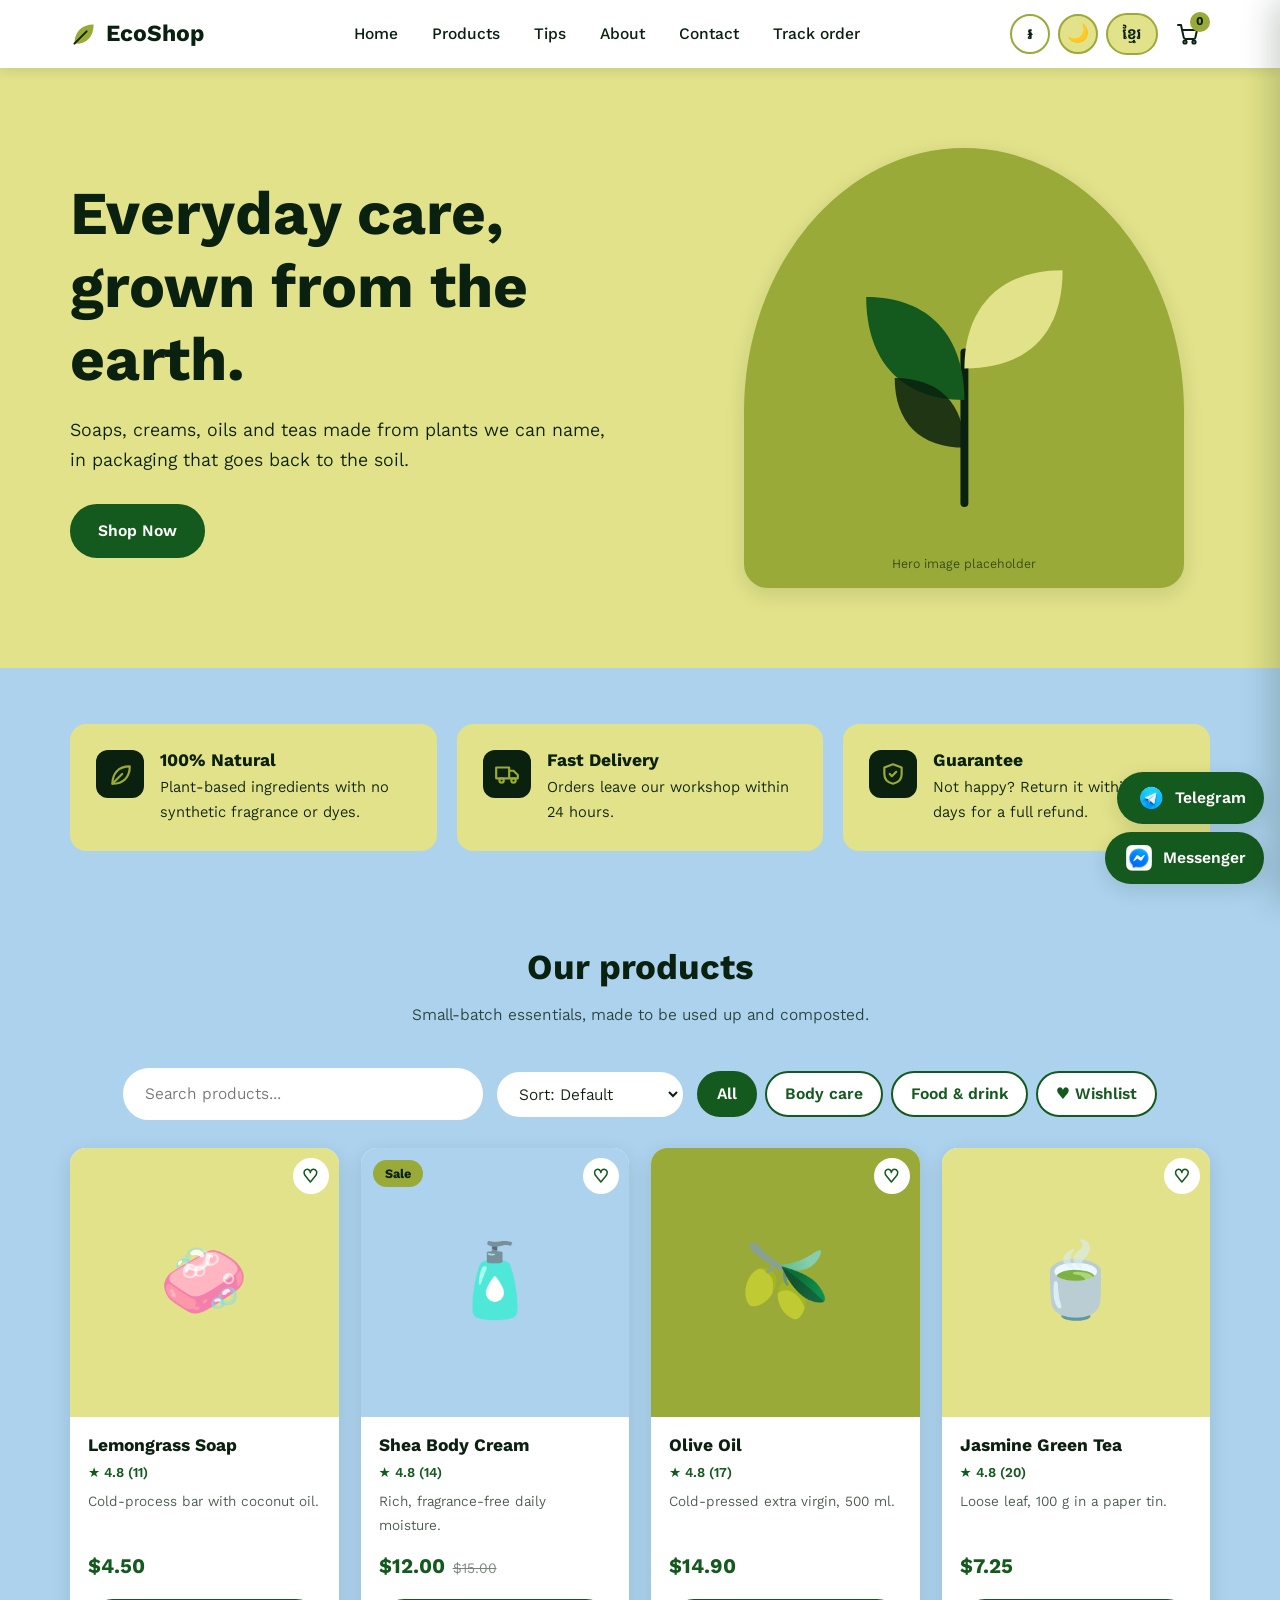
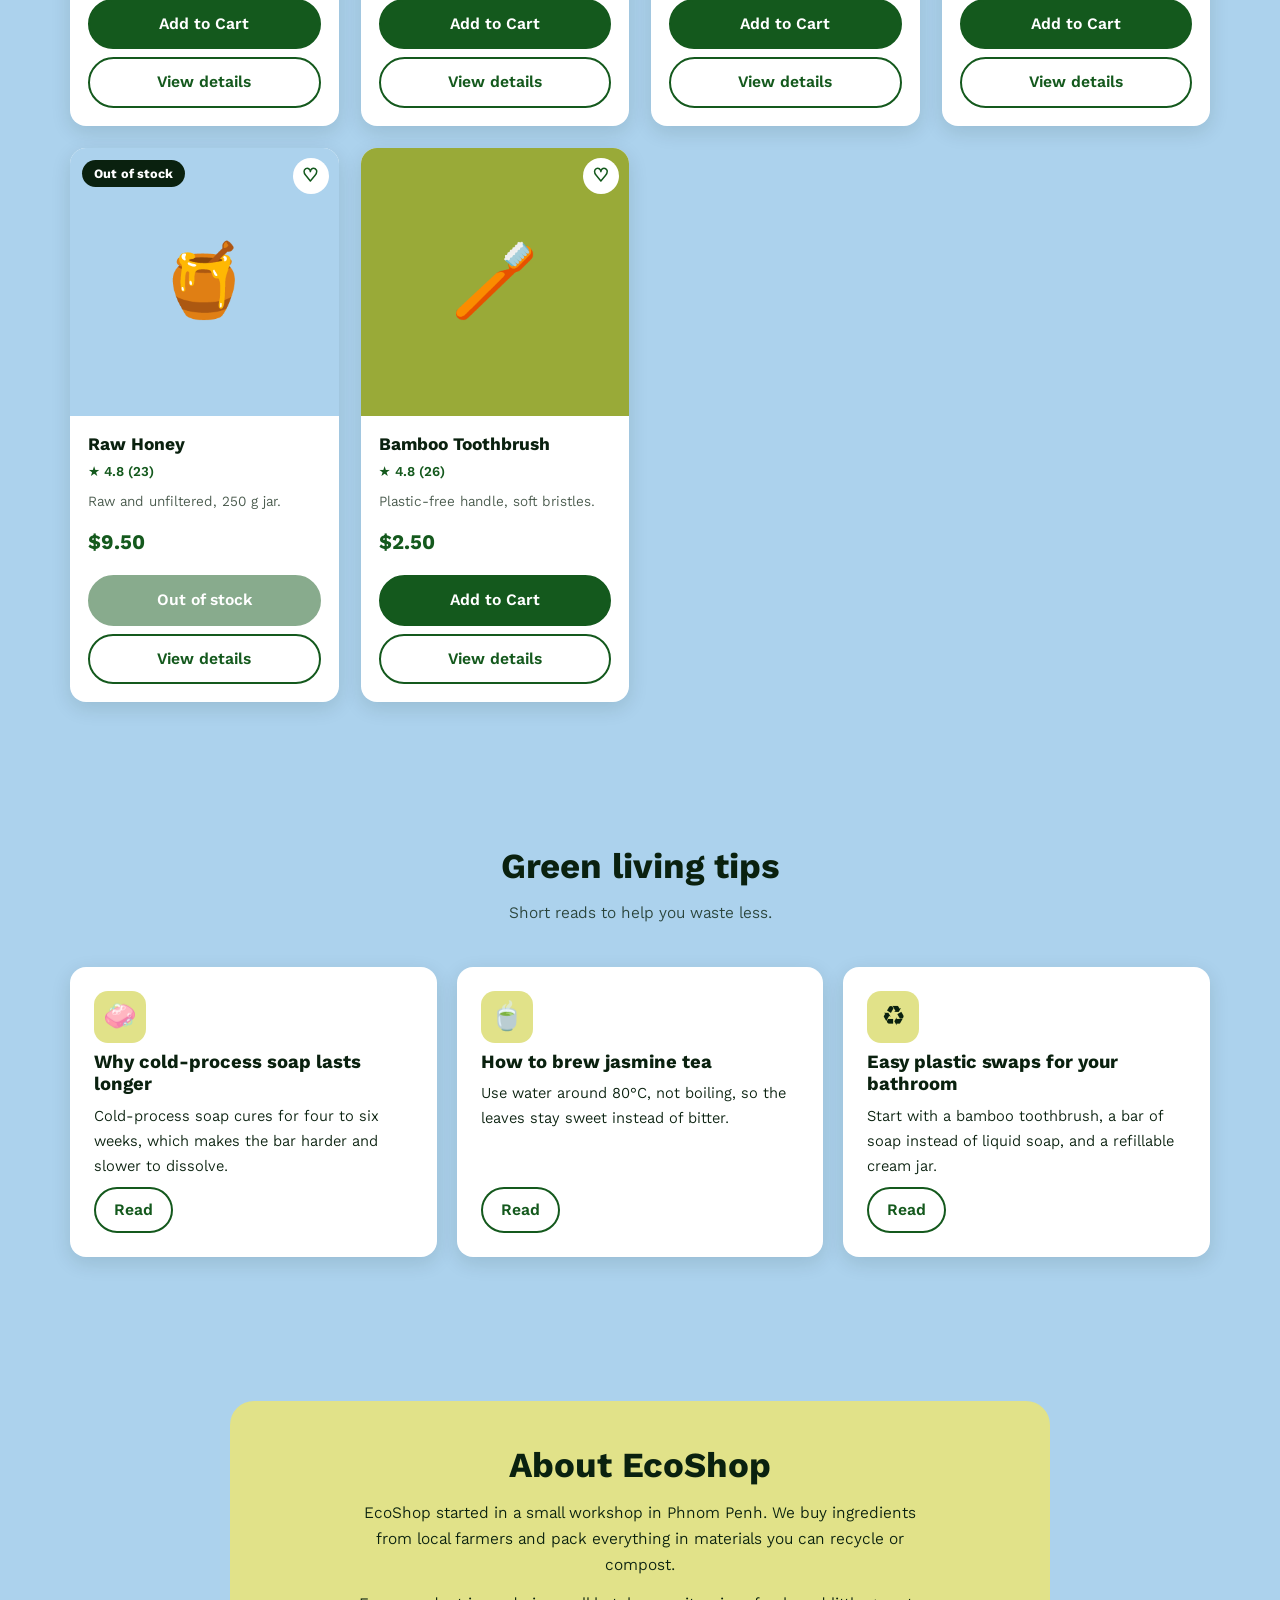
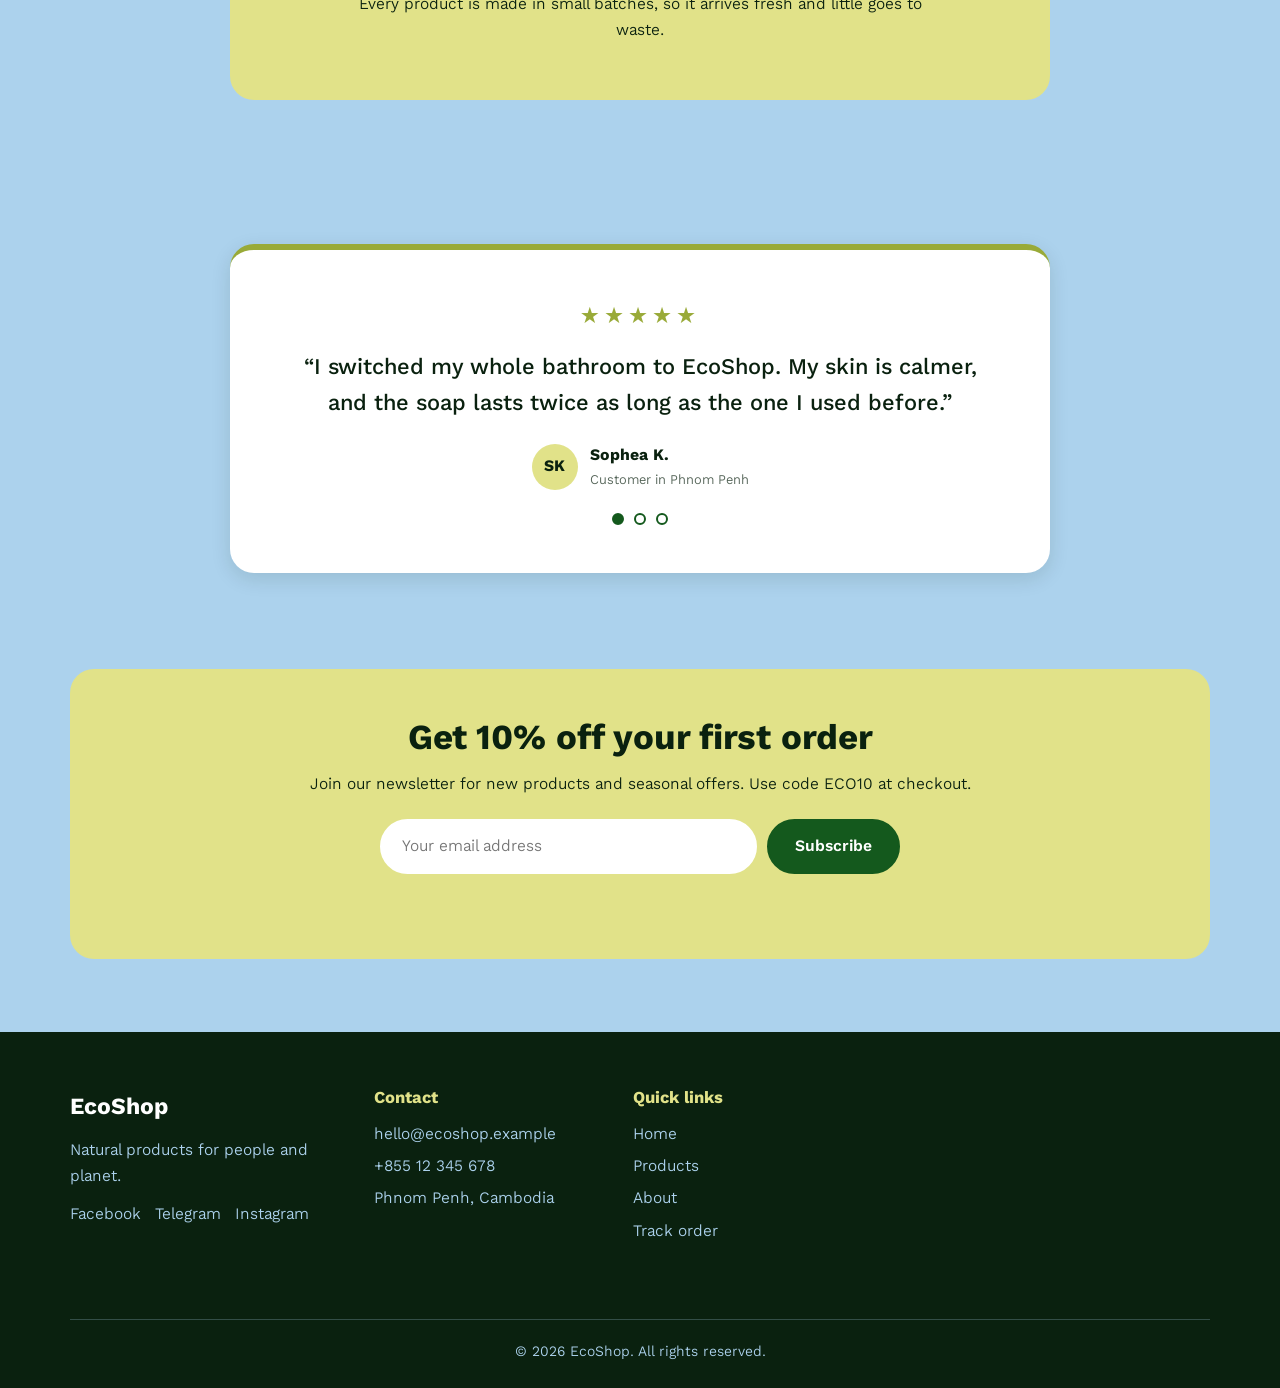
<file: index.html>
<!DOCTYPE html>
<html lang="en">

<head>
  <meta charset="UTF-8">
  <meta name="viewport" content="width=device-width, initial-scale=1">
  <title>EcoShop – Natural &amp; Eco-friendly Products</title>
  <meta name="description"
    content="EcoShop sells natural, plastic-free soaps, creams, olive oil, honey and tea made in small batches in Phnom Penh.">
  <meta name="theme-color" content="#14591D">
  <link rel="manifest" href="manifest.webmanifest">
  <link rel="apple-touch-icon" href="icon-192.png">
  <meta property="og:title" content="EcoShop – Natural & Eco-friendly Products">
  <meta property="og:description" content="Small-batch natural care and pantry essentials, delivered fast.">
  <meta property="og:type" content="website">
  <meta property="og:image" content="og-image.jpg">
  <script>try { var th = localStorage.getItem("theme"); if (th) th = JSON.parse(th); if (!th) th = matchMedia("(prefers-color-scheme: dark)").matches ? "dark" : "light"; document.documentElement.setAttribute("data-theme", th) } catch (e) { }</script>
  <link rel="preconnect" href="https://fonts.googleapis.com">
  <link rel="preconnect" href="https://fonts.gstatic.com" crossorigin>
  <link href="https://fonts.googleapis.com/css2?family=Kantumruy+Pro:wght@400;500;600;700&display=swap"
    rel="stylesheet">
  <link rel="stylesheet" href="styles.css">
</head>

<body>

  <header class="navbar">
    <div class="container nav-inner">
      <a href="#home" class="logo" aria-label="EcoShop home">
        <svg viewBox="0 0 32 32" fill="none" aria-hidden="true">
          <path d="M5 27C5 14 13 5 27 5c0 14-8 22-20 22Z" fill="#99AA38" />
          <path d="M5 27 19 13" stroke="#0A210F" stroke-width="2.2" stroke-linecap="round" />
        </svg>
        EcoShop
      </a>
      <nav aria-label="Main">
        <ul class="nav-links" id="navLinks">
          <li><a href="#home" data-i18n="nav_home">Home</a></li>
          <li><a href="#products" data-i18n="nav_products">Products</a></li>
          <li><a href="#tips" data-i18n="nav_tips">Tips</a></li>
          <li><a href="#about" data-i18n="nav_about">About</a></li>
          <li><a href="#contact" data-i18n="nav_contact">Contact</a></li>
          <li><a href="#track" class="track-link" data-i18n="track">Track order</a></li>
        </ul>
      </nav>
      <div class="nav-actions">
        <button class="cur-btn" id="curBtn" aria-label="Change currency">៛</button>
        <button class="theme-btn" id="themeBtn" aria-label="Toggle light / dark mode" title="Light / Dark"><span
            aria-hidden="true">🌙</span></button>
        <button class="lang-btn" id="langBtn" aria-label="Change language">ខ្មែរ</button>
        <button class="cart-btn" id="openCart" aria-label="Open cart">
          <svg viewBox="0 0 24 24" fill="none" stroke="currentColor" stroke-width="2" stroke-linecap="round"
            stroke-linejoin="round">
            <circle cx="9" cy="20" r="1.6" />
            <circle cx="18" cy="20" r="1.6" />
            <path d="M2 3h3l2.7 12.4a2 2 0 0 0 2 1.6h7.7a2 2 0 0 0 2-1.5L21 8H6" />
          </svg>
          <span class="cart-count" id="cartCount">0</span>
        </button>
        <button class="menu-toggle" id="menuToggle" aria-label="Toggle menu" aria-expanded="false">
          <svg viewBox="0 0 24 24" fill="none" stroke="currentColor" stroke-width="2" stroke-linecap="round">
            <path d="M4 7h16M4 12h16M4 17h16" />
          </svg>
        </button>
      </div>
    </div>
  </header>

  <main>
    <section class="hero" id="home">
      <div class="container hero-grid">
        <div>
          <h1 data-i18n="hero_title">Everyday care, grown from the earth.</h1>
          <p data-i18n="hero_sub">Soaps, creams, oils and teas made from plants we can name.</p>
          <a href="#products" class="btn" data-i18n="shop_now">Shop Now</a>
        </div>
        <div class="hero-image" role="img" aria-label="Hero image placeholder">
          <svg viewBox="0 0 200 200" fill="none" aria-hidden="true">
            <path d="M100 185V90" stroke="#0A210F" stroke-width="5" stroke-linecap="round" />
            <path d="M100 120C60 120 38 95 38 55c40 0 62 25 62 65Z" fill="#14591D" />
            <path d="M100 100c0-38 22-62 62-62 0 40-22 62-62 62Z" fill="#E1E289" />
            <path d="M100 150c-28 0-44-16-44-44 28 0 44 16 44 44Z" fill="#0A210F" opacity=".85" />
          </svg>
          <small>Hero image placeholder</small>
        </div>
      </div>
    </section>

    <section class="features" aria-label="Why EcoShop">
      <div class="container feature-grid">
        <div class="feature">
          <div class="icon"><svg viewBox="0 0 24 24" fill="none" stroke="currentColor" stroke-width="2"
              stroke-linecap="round" stroke-linejoin="round">
              <path d="M5 21c0-9 5-16 16-16 0 10-6 16-16 16Z" />
              <path d="M5 21 14 12" />
            </svg></div>
          <div>
            <h3 data-i18n="f1_t">100% Natural</h3>
            <p data-i18n="f1_d"></p>
          </div>
        </div>
        <div class="feature">
          <div class="icon"><svg viewBox="0 0 24 24" fill="none" stroke="currentColor" stroke-width="2"
              stroke-linecap="round" stroke-linejoin="round">
              <path d="M2 6h12v10H2zM14 9h4l4 4v3h-8" />
              <circle cx="7" cy="18" r="2" />
              <circle cx="18" cy="18" r="2" />
            </svg></div>
          <div>
            <h3 data-i18n="f2_t">Fast Delivery</h3>
            <p data-i18n="f2_d"></p>
          </div>
        </div>
        <div class="feature">
          <div class="icon"><svg viewBox="0 0 24 24" fill="none" stroke="currentColor" stroke-width="2"
              stroke-linecap="round" stroke-linejoin="round">
              <path d="M12 3 4 6v6c0 5 3.5 8 8 9 4.5-1 8-4 8-9V6Z" />
              <path d="m9 12 2 2 4-4" />
            </svg></div>
          <div>
            <h3 data-i18n="f3_t">Guarantee</h3>
            <p data-i18n="f3_d"></p>
          </div>
        </div>
      </div>
    </section>

    <section id="products">
      <div class="container">
        <div class="section-head">
          <h2 data-i18n="prod_t">Our products</h2>
          <p data-i18n="prod_d"></p>
        </div>
        <div class="toolbar">
          <input type="search" id="search" class="search" data-i18n-ph="search_ph" aria-label="Search products">
          <select id="sort" class="sort" aria-label="Sort products">
            <option value="def" data-i18n="sort_def">Sort: Default</option>
            <option value="low" data-i18n="sort_low">Price: low to high</option>
            <option value="high" data-i18n="sort_high">Price: high to low</option>
          </select>
          <div class="chips" id="chips">
            <button class="chip active" data-cat="all" data-i18n="cat_all">All</button>
            <button class="chip" data-cat="body" data-i18n="cat_body">Body care</button>
            <button class="chip" data-cat="food" data-i18n="cat_food">Food &amp; drink</button>
            <button class="chip" data-cat="wish" data-i18n="cat_wish">♥ Wishlist</button>
          </div>
        </div>
        <div class="product-grid" id="productGrid"></div>
        <p class="no-results" id="noResults" hidden data-i18n="no_results"></p>
      </div>
    </section>

    <section id="tips">
      <div class="container">
        <div class="section-head">
          <h2 data-i18n="tips_t">Green living tips</h2>
          <p data-i18n="tips_d"></p>
        </div>
        <div class="tip-grid" id="tipGrid"></div>
      </div>
    </section>

    <section id="about">
      <div class="container">
        <div class="about-box">
          <h2 data-i18n="about_t">About EcoShop</h2>
          <p data-i18n="about_d1"></p>
          <p data-i18n="about_d2"></p>
        </div>
      </div>
    </section>

    <section aria-label="Customer reviews">
      <div class="container">
        <div class="testimonial-box">
          <div class="stars" aria-label="5 out of 5 stars">★★★★★</div>
          <blockquote id="tQuote"></blockquote>
          <div class="who">
            <div class="avatar" id="tAvatar"></div>
            <div><strong id="tName"></strong><small id="tCity"></small></div>
          </div>
          <div class="dots" id="tDots"></div>
        </div>
      </div>
    </section>

    <section class="newsletter" aria-label="Newsletter">
      <div class="container">
        <div class="news-box">
          <h2 data-i18n="news_t"></h2>
          <p data-i18n="news_d"></p>
          <form class="news-form" id="newsForm" novalidate>
            <input type="email" id="email" data-i18n-ph="email_ph" aria-label="Email address" required>
            <button class="btn" type="submit" data-i18n="subscribe">Subscribe</button>
          </form>
          <div class="form-msg" id="formMsg" role="status"></div>
        </div>
      </div>
    </section>
  </main>

  <footer id="contact">
    <div class="container">
      <div class="footer-grid">
        <div>
          <div class="logo">EcoShop</div>
          <p data-i18n="tagline"></p>
          <ul class="social">
            <li><a href="https://facebook.com" target="_blank" rel="noopener">Facebook</a></li>
            <li><a href="https://t.me/ecoshop" target="_blank" rel="noopener">Telegram</a></li>
            <li><a href="https://instagram.com" target="_blank" rel="noopener">Instagram</a></li>
          </ul>
        </div>
        <div>
          <h3 data-i18n="contact_t">Contact</h3>
          <ul>
            <li>hello@ecoshop.example</li>
            <li>+855 12 345 678</li>
            <li data-i18n="address">Phnom Penh, Cambodia</li>
          </ul>
        </div>
        <div>
          <h3 data-i18n="links_t">Quick links</h3>
          <ul>
            <li><a href="#home" data-i18n="nav_home"></a></li>
            <li><a href="#products" data-i18n="nav_products"></a></li>
            <li><a href="#about" data-i18n="nav_about"></a></li>
            <li><a href="#track" class="track-link" data-i18n="track"></a></li>
          </ul>
        </div>
        <div>
          <iframe class="map" title="EcoShop location" loading="lazy" referrerpolicy="no-referrer-when-downgrade"
            src="https://www.google.com/maps?q=Phnom+Penh,+Cambodia&output=embed"></iframe>
        </div>
      </div>
      <p class="copy">© <span id="year">2026</span> EcoShop. <span data-i18n="rights"></span></p>
    </div>
  </footer>

<div class="floats">
  <button class="to-top" id="toTop" aria-label="Back to top">↑</button>

  <a class="chat" href="https://t.me/reaksa0192" target="_blank" rel="noopener">
    <img src="tele.png" alt="Telegram"><span>Telegram</span>
  </a>

  <a class="chat" href="https://www.facebook.com/share/1DXTvvq6Py/?mibextid=wwXIfr" target="_blank" rel="noopener">
    <img src="image.png" alt="Messenger"><span>Messenger</span>
  </a>
</div>




  <div class="overlay" id="overlay"></div>
  <aside class="cart" id="cart" aria-label="Shopping cart" aria-hidden="true">
    <div class="cart-head">
      <h2 data-i18n="cart_t">Your cart</h2>
      <button class="close" id="closeCart" aria-label="Close cart">×</button>
    </div>
    <ul class="cart-items" id="cartItems"></ul>
    <div class="cart-foot">
      <div class="promo">
        <input id="promo" data-i18n-ph="promo_ph" aria-label="Discount code">
        <button class="btn small" id="applyPromo" data-i18n="apply">Apply</button>
      </div>
      <div class="promo-msg" id="promoMsg" role="status"></div>
      <div class="ship-hint" id="shipHint"></div>
      <div class="line"><span data-i18n="subtotal"></span><span id="subtotal"></span></div>
      <div class="line" id="discLine" hidden><span data-i18n="discount"></span><span id="discount"></span></div>
      <div class="line"><span data-i18n="shipping"></span><span id="shipping"></span></div>
      <div class="total"><span data-i18n="total"></span><span id="cartTotal"></span></div>
      <button class="btn" id="checkout" data-i18n="checkout">Checkout</button>
    </div>
  </aside>

  <dialog id="detailDlg" class="dlg">
    <div id="detailBody"></div>
  </dialog>
  <dialog id="checkoutDlg" class="dlg">
    <div id="checkoutBody"></div>
  </dialog>

  <script src="products.js"></script>
  <script src="script.js"></script>
</body>

</html>
</file>
<file: styles.css>
/* ==========================================================================
   1. DESIGN TOKENS & THEMING
   ========================================================================== */
:root {
  color-scheme: light;

  /* Raw Brand Palette */
  --evergreen: #0A210F;
  --spruce:    #14591D;
  --moss:      #99AA38;
  --amber:     #E1E289;
  --icy:       #ACD2ED;
  --white:     #FFFFFF;

  /* Semantic Tokens (Light Theme Default) */
  --bg-page:        var(--icy);
  --bg-surface:     var(--white);
  --bg-accent:      var(--amber);
  --bg-footer:      var(--evergreen);
  --text-main:      var(--evergreen);
  --text-heading:   var(--evergreen);
  --text-accent:    var(--spruce);
  --text-inverse:   var(--white);
  --border-subtle:  var(--icy);
  --border-strong:  var(--spruce);

  /* Buttons & Interactive */
  --btn-bg:         var(--spruce);
  --btn-text:       var(--white);
  --btn-hover-bg:   var(--evergreen);
  --btn-hover-text: var(--white);
  --chip-bg:        var(--white);
  --chip-text:      var(--spruce);
  --chip-active-bg: var(--spruce);
  --chip-active-tx: var(--white);

  /* Layout & Effects */
  --radius-sm:   12px;
  --radius-md:   16px;
  --radius-lg:   24px;
  --radius-pill: 999px;
  --shadow:      0 6px 20px rgba(10, 33, 15, 0.12);
}

:root[data-theme="dark"] {
  color-scheme: dark;

  --bg-page:        var(--evergreen);
  --bg-surface:     color-mix(in srgb, var(--evergreen) 70%, var(--spruce));
  --bg-accent:      var(--spruce);
  --text-main:      var(--icy);
  --text-heading:   var(--white);
  --text-accent:    var(--moss);
  --border-subtle:  rgba(172, 210, 237, 0.22);
  --border-strong:  var(--moss);

  --btn-hover-bg:   var(--moss);
  --btn-hover-text: var(--evergreen);
  --chip-bg:        transparent;
  --chip-text:      var(--icy);
  --chip-active-bg: var(--moss);
  --chip-active-tx: var(--evergreen);
}

/* ==========================================================================
   2. RESET & BASE TYPOGRAPHY
   ========================================================================== */
*, *::before, *::after {
  box-sizing: border-box;
  margin: 0;
  padding: 0;
}

html {
  scroll-behavior: smooth;
  scroll-padding-top: 76px;
}

body {
  font-family: 'Kantumruy Pro', system-ui, -apple-system, 'Segoe UI', Roboto, sans-serif;
  background: var(--bg-page);
  color: var(--text-main);
  line-height: 1.65;
  -webkit-font-smoothing: antialiased;
}

img, svg {
  max-width: 100%;
  display: block;
}

a {
  color: inherit;
  text-decoration: none;
}

button, input, select, textarea {
  font: inherit;
}

:focus-visible {
  outline: 3px solid var(--border-strong);
  outline-offset: 3px;
  border-radius: 6px;
}

h1, h2, h3 {
  line-height: 1.2;
  color: var(--text-heading);
}

h2 {
  font-size: clamp(1.6rem, 3.5vw, 2.2rem);
  margin-bottom: 12px;
}

@media (prefers-reduced-motion: reduce) {
  html { scroll-behavior: auto; }
  * { transition: none !important; }
}

/* ==========================================================================
   3. LAYOUT & SHARED UTILITIES
   ========================================================================== */
.container {
  width: min(1140px, 92%);
  margin-inline: auto;
}

section {
  padding: 72px 0;
}

.section-head {
  text-align: center;
  max-width: 560px;
  margin: 0 auto 40px;
}

.section-head p {
  opacity: 0.8;
}

/* Shared Pill Inputs */
.search, .sort, .news-form input, .promo input {
  border-radius: var(--radius-pill);
  border: 2px solid var(--white);
  background: var(--white);
  color: var(--evergreen);
}

.search:focus, .sort:focus, .news-form input:focus, .promo input:focus {
  border-color: var(--spruce);
  outline: none;
}

/* ==========================================================================
   4. BUTTONS & CONTROLS
   ========================================================================== */
.btn {
  display: inline-flex;
  align-items: center;
  justify-content: center;
  gap: 8px;
  background: var(--btn-bg);
  color: var(--btn-text);
  border: 2px solid var(--btn-bg);
  padding: 12px 26px;
  border-radius: var(--radius-pill);
  font-weight: 600;
  cursor: pointer;
  transition: background 0.2s, color 0.2s, border-color 0.2s, transform 0.15s;
}

.btn:hover {
  background: var(--btn-hover-bg);
  border-color: var(--btn-hover-bg);
  color: var(--btn-hover-text);
}

.btn:active { transform: scale(0.97); }
.btn:disabled { opacity: 0.5; cursor: not-allowed; }
.btn.small { padding: 8px 18px; }

.btn.ghost {
  background: transparent;
  color: var(--text-accent);
  border-color: var(--border-strong);
}

.btn.ghost:hover {
  background: var(--btn-hover-bg);
  border-color: var(--btn-hover-bg);
  color: var(--btn-hover-text);
}

/* Header Action Controls */
.lang-btn {
  background: var(--amber);
  color: var(--evergreen);
  border: 2px solid var(--moss);
  border-radius: var(--radius-pill);
  padding: 6px 14px;
  font-weight: 600;
  cursor: pointer;
  transition: background 0.2s, color 0.2s;
}

.lang-btn:hover {
  background: var(--spruce);
  border-color: var(--spruce);
  color: var(--white);
}

.theme-btn, .cur-btn {
  width: 40px;
  height: 40px;
  border-radius: 50%;
  border: 2px solid var(--moss);
  cursor: pointer;
  display: grid;
  place-items: center;
  transition: background 0.2s, color 0.2s;
}

.theme-btn {
  background: var(--amber);
  font-size: 1.1rem;
}

.theme-btn:hover { background: var(--moss); }

.cur-btn {
  background: var(--bg-surface);
  color: var(--text-heading);
  font-weight: 700;
}

.cur-btn:hover {
  background: var(--moss);
  color: var(--evergreen);
}

/* ==========================================================================
   5. NAVBAR
   ========================================================================== */
.navbar {
  position: sticky;
  top: 0;
  z-index: 50;
  background: var(--bg-surface);
  box-shadow: 0 2px 12px rgba(10, 33, 15, 0.12);
}

.nav-inner {
  display: flex;
  align-items: center;
  justify-content: space-between;
  height: 68px;
  gap: 16px;
}

.logo {
  display: flex;
  align-items: center;
  gap: 8px;
  font-size: 1.45rem;
  font-weight: 700;
  color: var(--text-heading);
}

.logo svg { width: 28px; height: 28px; }

.nav-links {
  display: flex;
  gap: 30px;
  list-style: none;
}

.nav-links a {
  font-weight: 500;
  padding: 6px 2px;
  border-bottom: 2px solid transparent;
  transition: color 0.2s, border-color 0.2s;
}

.nav-links a:hover {
  color: var(--text-accent);
  border-color: var(--moss);
}

.nav-actions {
  display: flex;
  align-items: center;
  gap: 8px;
}

.cart-btn, .menu-toggle {
  background: none;
  border: none;
  cursor: pointer;
  width: 44px;
  height: 44px;
  border-radius: 50%;
  display: grid;
  place-items: center;
  color: var(--text-heading);
  transition: background 0.2s, color 0.2s;
}

.cart-btn { position: relative; }
.cart-btn:hover { background: var(--spruce); color: var(--white); }
.cart-btn svg { width: 24px; height: 24px; }

.cart-count {
  position: absolute;
  top: 0;
  right: 0;
  min-width: 20px;
  height: 20px;
  padding: 0 5px;
  border-radius: var(--radius-pill);
  background: var(--moss);
  color: var(--evergreen);
  font-size: 0.75rem;
  font-weight: 700;
  display: grid;
  place-items: center;
}

.menu-toggle { display: none; }
.menu-toggle svg { width: 26px; height: 26px; margin: auto; }

/* ==========================================================================
   6. HERO & FEATURES
   ========================================================================== */
.hero {
  background: var(--bg-accent);
  padding: 80px 0;
}

[data-theme="dark"] .hero h1 { color: var(--amber); }

.hero-grid {
  display: grid;
  grid-template-columns: 1.1fr 0.9fr;
  gap: 48px;
  align-items: center;
}

.hero h1 {
  font-size: clamp(2.2rem, 5.5vw, 3.8rem);
  font-weight: 700;
  margin-bottom: 18px;
}

.hero p {
  font-size: 1.15rem;
  max-width: 30em;
  margin-bottom: 28px;
}

.hero .km {
  display: block;
  margin-top: 6px;
  font-size: 1rem;
  opacity: 0.8;
}

.hero-image {
  aspect-ratio: 1 / 1;
  max-width: 440px;
  margin-inline: auto;
  width: 100%;
  border-radius: 50% 50% 24px 24px / 60% 60% 24px 24px;
  background: var(--moss);
  display: grid;
  place-items: center;
  position: relative;
  overflow: hidden;
  box-shadow: var(--shadow);
}

.hero-image svg { width: 72%; height: auto; }

.hero-image small {
  position: absolute;
  bottom: 14px;
  inset-inline: 0;
  text-align: center;
  font-size: 0.8rem;
  color: var(--evergreen);
  opacity: 0.7;
}

.features { padding: 56px 0 24px; }

.feature-grid {
  display: grid;
  grid-template-columns: repeat(3, 1fr);
  gap: 20px;
}

.feature {
  background: var(--bg-accent);
  border-radius: var(--radius-md);
  padding: 26px;
  display: flex;
  gap: 16px;
  align-items: flex-start;
}

.feature .icon {
  flex: none;
  width: 48px;
  height: 48px;
  border-radius: var(--radius-sm);
  background: var(--evergreen);
  color: var(--moss);
  display: grid;
  place-items: center;
}

.feature .icon svg { width: 26px; height: 26px; }
.feature h3 { font-size: 1.1rem; margin-bottom: 4px; }
.feature p { font-size: 0.95rem; }

/* ==========================================================================
   7. PRODUCTS, FILTERS & CARDS
   ========================================================================== */
.toolbar {
  display: flex;
  gap: 14px;
  flex-wrap: wrap;
  justify-content: center;
  align-items: center;
  margin-bottom: 28px;
}

.search {
  flex: 1 1 260px;
  max-width: 360px;
  padding: 11px 20px;
}

.sort {
  padding: 10px 16px;
  cursor: pointer;
}

.chips {
  display: flex;
  gap: 8px;
  flex-wrap: wrap;
  justify-content: center;
}

.chip {
  border: 2px solid var(--border-strong);
  background: var(--chip-bg);
  color: var(--chip-text);
  border-radius: var(--radius-pill);
  padding: 8px 18px;
  font-weight: 600;
  cursor: pointer;
  transition: background 0.2s, color 0.2s;
}

.chip:hover, .chip.active {
  background: var(--chip-active-bg);
  color: var(--chip-active-tx);
}

.no-results {
  text-align: center;
  padding: 32px 0;
  font-weight: 500;
}

.product-grid {
  display: grid;
  grid-template-columns: repeat(4, 1fr);
  gap: 22px;
}

.card {
  background: var(--bg-surface);
  border-radius: var(--radius-md);
  overflow: hidden;
  box-shadow: var(--shadow);
  display: flex;
  flex-direction: column;
  transition: transform 0.2s;
}

.card:hover { transform: translateY(-4px); }

.card-img {
  position: relative;
  aspect-ratio: 1 / 1;
  display: grid;
  place-items: center;
  font-size: 4.5rem;
}

.card-img.a, .card-img.d { background: var(--amber); }
.card-img.b { background: var(--icy); }
.card-img.c { background: var(--moss); }
.card-img img { width: 100%; height: 100%; object-fit: cover; }

.badge {
  position: absolute;
  top: 12px;
  left: 12px;
  background: var(--moss);
  color: var(--evergreen);
  font-size: 0.8rem;
  font-weight: 700;
  padding: 3px 12px;
  border-radius: var(--radius-pill);
}

.badge.out {
  background: var(--evergreen);
  color: var(--white);
}

.heart {
  position: absolute;
  top: 10px;
  right: 10px;
  width: 36px;
  height: 36px;
  border-radius: 50%;
  border: none;
  background: var(--white);
  color: transparent;
  -webkit-text-stroke: 1.5px var(--spruce);
  cursor: pointer;
  font-size: 1.1rem;
  display: grid;
  place-items: center;
  transition: transform 0.15s;
}

.heart:hover { transform: scale(1.1); }
.heart.on { color: var(--spruce); }

.card-body {
  padding: 18px;
  display: flex;
  flex-direction: column;
  gap: 6px;
  flex: 1;
}

.card-body h3 { font-size: 1.1rem; }
.card-body .desc { font-size: 0.88rem; opacity: 0.75; flex: 1; }
.rating { color: var(--text-accent); font-size: 0.85rem; font-weight: 600; }

.price-row {
  display: flex;
  align-items: baseline;
  gap: 8px;
  margin: 6px 0 10px;
}

.price { font-size: 1.3rem; font-weight: 700; color: var(--text-accent); }
.old { text-decoration: line-through; opacity: 0.55; font-size: 0.9rem; }
.card-actions { display: grid; gap: 8px; }
.card .btn { width: 100%; padding: 10px 16px; }

/* ==========================================================================
   8. TIPS, TESTIMONIAL, ABOUT & NEWSLETTER
   ========================================================================== */
.tip-grid {
  display: grid;
  grid-template-columns: repeat(3, 1fr);
  gap: 20px;
}

.tip {
  background: var(--bg-surface);
  border-radius: var(--radius-md);
  padding: 24px;
  box-shadow: var(--shadow);
  display: flex;
  flex-direction: column;
  gap: 8px;
  align-items: flex-start;
}

.tip p { flex: 1; font-size: 0.95rem; }

.tip-ic {
  width: 52px;
  height: 52px;
  border-radius: 14px;
  background: var(--bg-accent);
  display: grid;
  place-items: center;
  font-size: 1.7rem;
}

.testimonial-box {
  background: var(--bg-surface);
  border-radius: var(--radius-lg);
  padding: 48px clamp(24px, 6vw, 64px);
  max-width: 820px;
  margin-inline: auto;
  text-align: center;
  box-shadow: var(--shadow);
  border-top: 6px solid var(--moss);
}

.stars {
  color: var(--moss);
  font-size: 1.4rem;
  letter-spacing: 4px;
  margin-bottom: 14px;
}

blockquote {
  font-size: clamp(1.1rem, 2.4vw, 1.4rem);
  font-weight: 500;
  margin-bottom: 20px;
}

.who {
  display: flex;
  align-items: center;
  justify-content: center;
  gap: 12px;
  text-align: left;
}

.avatar {
  width: 46px;
  height: 46px;
  border-radius: 50%;
  background: var(--amber);
  display: grid;
  place-items: center;
  font-weight: 700;
  color: var(--evergreen);
}

.who small { display: block; opacity: 0.7; }

.about-box {
  background: var(--bg-accent);
  border-radius: var(--radius-lg);
  padding: 44px clamp(22px, 5vw, 56px);
  max-width: 820px;
  margin-inline: auto;
  text-align: center;
}

.about-box p { max-width: 36em; margin: 0 auto 12px; }

.dots {
  display: flex;
  gap: 10px;
  justify-content: center;
  margin-top: 22px;
}

.dots button {
  width: 12px;
  height: 12px;
  border-radius: 50%;
  border: 2px solid var(--border-strong);
  background: var(--bg-surface);
  cursor: pointer;
}

.dots button.on { background: var(--border-strong); }

.newsletter { padding-top: 24px; }

.news-box {
  background: var(--bg-accent);
  border-radius: var(--radius-lg);
  padding: 48px 28px;
  text-align: center;
}

.news-box p { margin-bottom: 22px; }

.news-form {
  display: flex;
  gap: 10px;
  justify-content: center;
  flex-wrap: wrap;
  max-width: 520px;
  margin-inline: auto;
}

.news-form input {
  flex: 1 1 240px;
  padding: 12px 20px;
}

.form-msg {
  min-height: 1.6em;
  margin-top: 12px;
  font-weight: 600;
  color: var(--spruce);
}

[data-theme="dark"] .form-msg,
[data-theme="dark"] .cart-foot .promo-msg {
  color: var(--amber);
}

/* ==========================================================================
   9. FOOTER & FLOATING ACTIONS
   ========================================================================== */
footer {
  background: var(--bg-footer);
  color: var(--icy);
  padding: 56px 0 24px;
  border-top: 1px solid var(--border-subtle);
}

.footer-grid {
  display: grid;
  grid-template-columns: 1.2fr 1fr 1fr 1.4fr;
  gap: 32px;
  margin-bottom: 32px;
}

footer h3 { color: var(--amber); font-size: 1.05rem; margin-bottom: 12px; }
footer .logo { color: var(--white); margin-bottom: 10px; }
footer ul { list-style: none; display: grid; gap: 6px; }
footer a:hover { color: var(--moss); }

.social {
  margin-top: 12px;
  display: flex;
  gap: 14px;
  flex-wrap: wrap;
}

.map {
  border: 0;
  width: 100%;
  height: 190px;
  border-radius: var(--radius-sm);
}

.copy {
  border-top: 1px solid rgba(172, 210, 237, 0.25);
  padding-top: 20px;
  text-align: center;
  font-size: 0.9rem;
}

.floats {
  position: fixed;
  right: 16px;
  bottom: 16px;
  z-index: 80;
  display: flex;
  flex-direction: column;
  align-items: flex-end;
  gap: 8px;
}

.chat {
  display: flex;
  align-items: center;
  gap: 8px;
  background: var(--spruce);
  color: var(--white);
  padding: 10px 18px;
  border-radius: var(--radius-pill);
  font-weight: 600;
  text-decoration: none;
  box-shadow: var(--shadow);
  transition: background 0.2s;
}

.chat:hover {
  background: var(--spruce-dark); /* your hover color */
}

.chat img {
  width: 32px;
  height: 32px;
  display: block;
}


.to-top {
  width: 44px;
  height: 44px;
  border-radius: 50%;
  border: none;
  background: var(--moss);
  color: var(--evergreen);
  font-size: 1.3rem;
  font-weight: 700;
  cursor: pointer;
  box-shadow: var(--shadow);
  opacity: 0;
  visibility: hidden;
  transition: opacity 0.2s, visibility 0.2s;
}

.to-top.show { opacity: 1; visibility: visible; }

/* ==========================================================================
   10. CART SIDEBAR
   ========================================================================== */
.overlay {
  position: fixed;
  inset: 0;
  background: rgba(10, 33, 15, 0.55);
  opacity: 0;
  visibility: hidden;
  transition: opacity 0.3s, visibility 0.3s;
  z-index: 90;
}

.overlay.open { opacity: 1; visibility: visible; }

.cart {
  position: fixed;
  top: 0;
  right: 0;
  height: 100%;
  width: min(400px, 100%);
  background: var(--bg-surface);
  z-index: 100;
  display: flex;
  flex-direction: column;
  transform: translateX(100%);
  transition: transform 0.35s ease;
  box-shadow: -8px 0 30px rgba(10, 33, 15, 0.2);
}

.cart.open { transform: none; }

.cart-head {
  display: flex;
  align-items: center;
  justify-content: space-between;
  padding: 20px;
  border-bottom: 1px solid var(--border-subtle);
}

.cart-head h2 { font-size: 1.3rem; margin: 0; }

.close {
  background: var(--icy);
  border: none;
  width: 38px;
  height: 38px;
  border-radius: 50%;
  cursor: pointer;
  font-size: 1.3rem;
  color: var(--evergreen);
  transition: background 0.2s, color 0.2s;
}

.close:hover { background: var(--spruce); color: var(--white); }

.cart-items {
  flex: 1;
  overflow-y: auto;
  padding: 12px 20px;
  list-style: none;
}

.empty { text-align: center; padding: 48px 12px; opacity: 0.75; }

.item {
  display: grid;
  grid-template-columns: 56px 1fr auto;
  gap: 12px;
  align-items: center;
  padding: 14px 0;
  border-bottom: 1px solid var(--border-subtle);
}

.item .thumb {
  width: 56px;
  height: 56px;
  border-radius: var(--radius-sm);
  display: grid;
  place-items: center;
  font-size: 1.8rem;
}

.item h4 { font-size: 0.98rem; }
.item .unit { font-size: 0.85rem; opacity: 0.7; }

.qty {
  display: inline-flex;
  align-items: center;
  gap: 8px;
  margin-top: 4px;
}

.qty button {
  width: 26px;
  height: 26px;
  border-radius: 50%;
  border: 1px solid var(--border-strong);
  background: transparent;
  color: var(--text-accent);
  cursor: pointer;
  line-height: 1;
  transition: background 0.2s, color 0.2s;
}

.qty button:hover {
  background: var(--border-strong);
  color: var(--btn-hover-text);
}

.item-side { text-align: right; }
.item-side strong { display: block; }

.remove {
  background: none;
  border: none;
  color: var(--text-accent);
  cursor: pointer;
  font-size: 0.85rem;
  text-decoration: underline;
  margin-top: 4px;
}

.remove:hover { opacity: 0.8; }

.cart-foot {
  padding: 20px;
  border-top: 1px solid var(--border-subtle);
  background: var(--bg-accent);
}

.promo { display: flex; gap: 8px; margin-bottom: 6px; }
.promo input { flex: 1; min-width: 0; padding: 9px 16px; }
.cart-foot .promo .btn { width: auto; }

.promo-msg {
  min-height: 1.4em;
  font-size: 0.88rem;
  font-weight: 600;
  color: var(--spruce);
}

.ship-hint { font-size: 0.88rem; margin-bottom: 8px; }
.line { display: flex; justify-content: space-between; font-size: 0.95rem; margin-bottom: 4px; }

.cart-foot .total {
  display: flex;
  justify-content: space-between;
  font-size: 1.2rem;
  font-weight: 700;
  margin: 8px 0 14px;
  padding-top: 8px;
  border-top: 1px solid var(--moss);
}

.cart-foot .btn { width: 100%; }

/* ==========================================================================
   11. DIALOGS, GALLERIES, REVIEWS & TRACKING
   ========================================================================== */
.dlg {
  border: none;
  border-radius: var(--radius-lg);
  padding: 28px;
  width: min(520px, 92%);
  max-height: 90vh;
  margin: auto;
  background: var(--bg-surface);
  color: var(--text-main);
  box-shadow: 0 20px 60px rgba(10, 33, 15, 0.35);
}

.dlg::backdrop { background: rgba(10, 33, 15, 0.55); }

.dlg-head {
  display: flex;
  justify-content: space-between;
  align-items: flex-start;
  gap: 12px;
  margin-bottom: 14px;
}

.dlg-head h2 { margin: 0; font-size: 1.4rem; }

.dlg .pic {
  aspect-ratio: 16 / 9;
  border-radius: var(--radius-md);
  display: grid;
  place-items: center;
  font-size: 4.5rem;
  margin-bottom: 16px;
  overflow: hidden;
}

.dlg .pic img { width: 100%; height: 100%; object-fit: cover; }
.dlg h4 { margin: 14px 0 2px; color: var(--text-accent); }
.dlg .price { display: block; margin: 8px 0 16px; }

.field {
  display: grid;
  gap: 4px;
  margin-bottom: 12px;
  font-weight: 500;
}

.field input, .field textarea, .field select {
  padding: 10px 14px;
  border-radius: var(--radius-sm);
  border: 2px solid var(--icy);
  color: var(--evergreen);
  background: var(--white);
}

.field input:focus, .field textarea:focus, .field select:focus {
  border-color: var(--spruce);
  outline: none;
}

.pay { display: grid; gap: 8px; margin-bottom: 16px; }

.pay label {
  display: flex;
  gap: 10px;
  align-items: center;
  padding: 10px 14px;
  border: 2px solid var(--border-subtle);
  border-radius: var(--radius-sm);
  cursor: pointer;
}

.pay input { accent-color: var(--spruce); }

.summary {
  background: var(--bg-accent);
  border-radius: var(--radius-sm);
  padding: 12px 16px;
  margin-bottom: 16px;
  display: flex;
  justify-content: space-between;
  font-weight: 700;
}

.thanks { text-align: center; padding: 12px 0; }
.thanks .big { font-size: 3rem; }

/* Gallery */
.gal { position: relative; margin-bottom: 14px; }

.gal-track {
  display: flex;
  overflow-x: auto;
  scroll-snap-type: x mandatory;
  border-radius: var(--radius-md);
  scrollbar-width: none;
}

.gal-track::-webkit-scrollbar { display: none; }

.slide {
  flex: 0 0 100%;
  scroll-snap-align: center;
  aspect-ratio: 16 / 9;
  display: grid;
  place-items: center;
}

.slide img { width: 100%; height: 100%; object-fit: cover; }

.gal-btn {
  position: absolute;
  top: 50%;
  transform: translateY(-50%);
  width: 36px;
  height: 36px;
  border-radius: 50%;
  border: none;
  background: var(--white);
  color: var(--evergreen);
  font-size: 1.4rem;
  line-height: 1;
  cursor: pointer;
  box-shadow: var(--shadow);
}

.gal-btn.prev { left: 8px; }
.gal-btn.next { right: 8px; }
.gal-btn:hover { background: var(--moss); }

/* Reviews & QR */
.rev { padding: 8px 0; border-bottom: 1px solid var(--border-subtle); }
.rev p { font-size: 0.92rem; }
.revform { margin-top: 14px; }

.qr { text-align: center; margin-bottom: 16px; }

.qr img, .qr-ph {
  width: 200px;
  height: 200px;
  margin: 0 auto 8px;
  border-radius: var(--radius-sm);
  border: 2px dashed var(--moss);
  display: grid;
  place-items: center;
  object-fit: contain;
  font-weight: 700;
  color: var(--text-accent);
}

/* Order Tracking */
.trform { display: flex; gap: 8px; margin-bottom: 16px; }
.trform input { flex: 1; min-width: 0; max-width: none; }

.order {
  background: var(--bg-accent);
  border-radius: var(--radius-sm);
  padding: 14px 16px;
  margin-bottom: 12px;
}

.steps { list-style: none; display: grid; gap: 6px; margin-top: 10px; }

.steps li {
  padding-left: 28px;
  position: relative;
  opacity: 0.55;
}

.steps li::before {
  content: "";
  position: absolute;
  left: 4px;
  top: 0.45em;
  width: 12px;
  height: 12px;
  border-radius: 50%;
  border: 2px solid var(--border-strong);
}

.steps li.done { opacity: 1; font-weight: 600; }
.steps li.done::before { background: var(--border-strong); }

/* ==========================================================================
   12. RESPONSIVE BREAKPOINTS
   ========================================================================== */
@media (max-width: 960px) {
  .product-grid { grid-template-columns: repeat(2, 1fr); }
  .hero-grid { grid-template-columns: 1fr; text-align: center; }
  .hero p { margin-inline: auto; }
  .feature-grid, .tip-grid { grid-template-columns: 1fr; }
  .footer-grid { grid-template-columns: 1fr 1fr; }
}

@media (max-width: 720px) {
  section { padding: 52px 0; }
  .menu-toggle { display: grid; }
  
  .nav-links {
    position: absolute;
    top: 68px;
    inset-inline: 0;
    background: var(--bg-surface);
    flex-direction: column;
    gap: 0;
    padding: 8px 4%;
    box-shadow: 0 12px 20px rgba(10, 33, 15, 0.1);
    display: none;
  }
  
  .nav-links.open { display: flex; }
  
  .nav-links a {
    display: block;
    padding: 12px 0;
    border-bottom: 1px solid var(--border-subtle);
  }
  
  .footer-grid { grid-template-columns: 1fr; }
}

@media (max-width: 460px) {
  .product-grid { grid-template-columns: 1fr; }
  .nav-actions { gap: 3px; }
  .theme-btn, .cur-btn, .lang-btn { transform: scale(0.9); }
}
</file>
